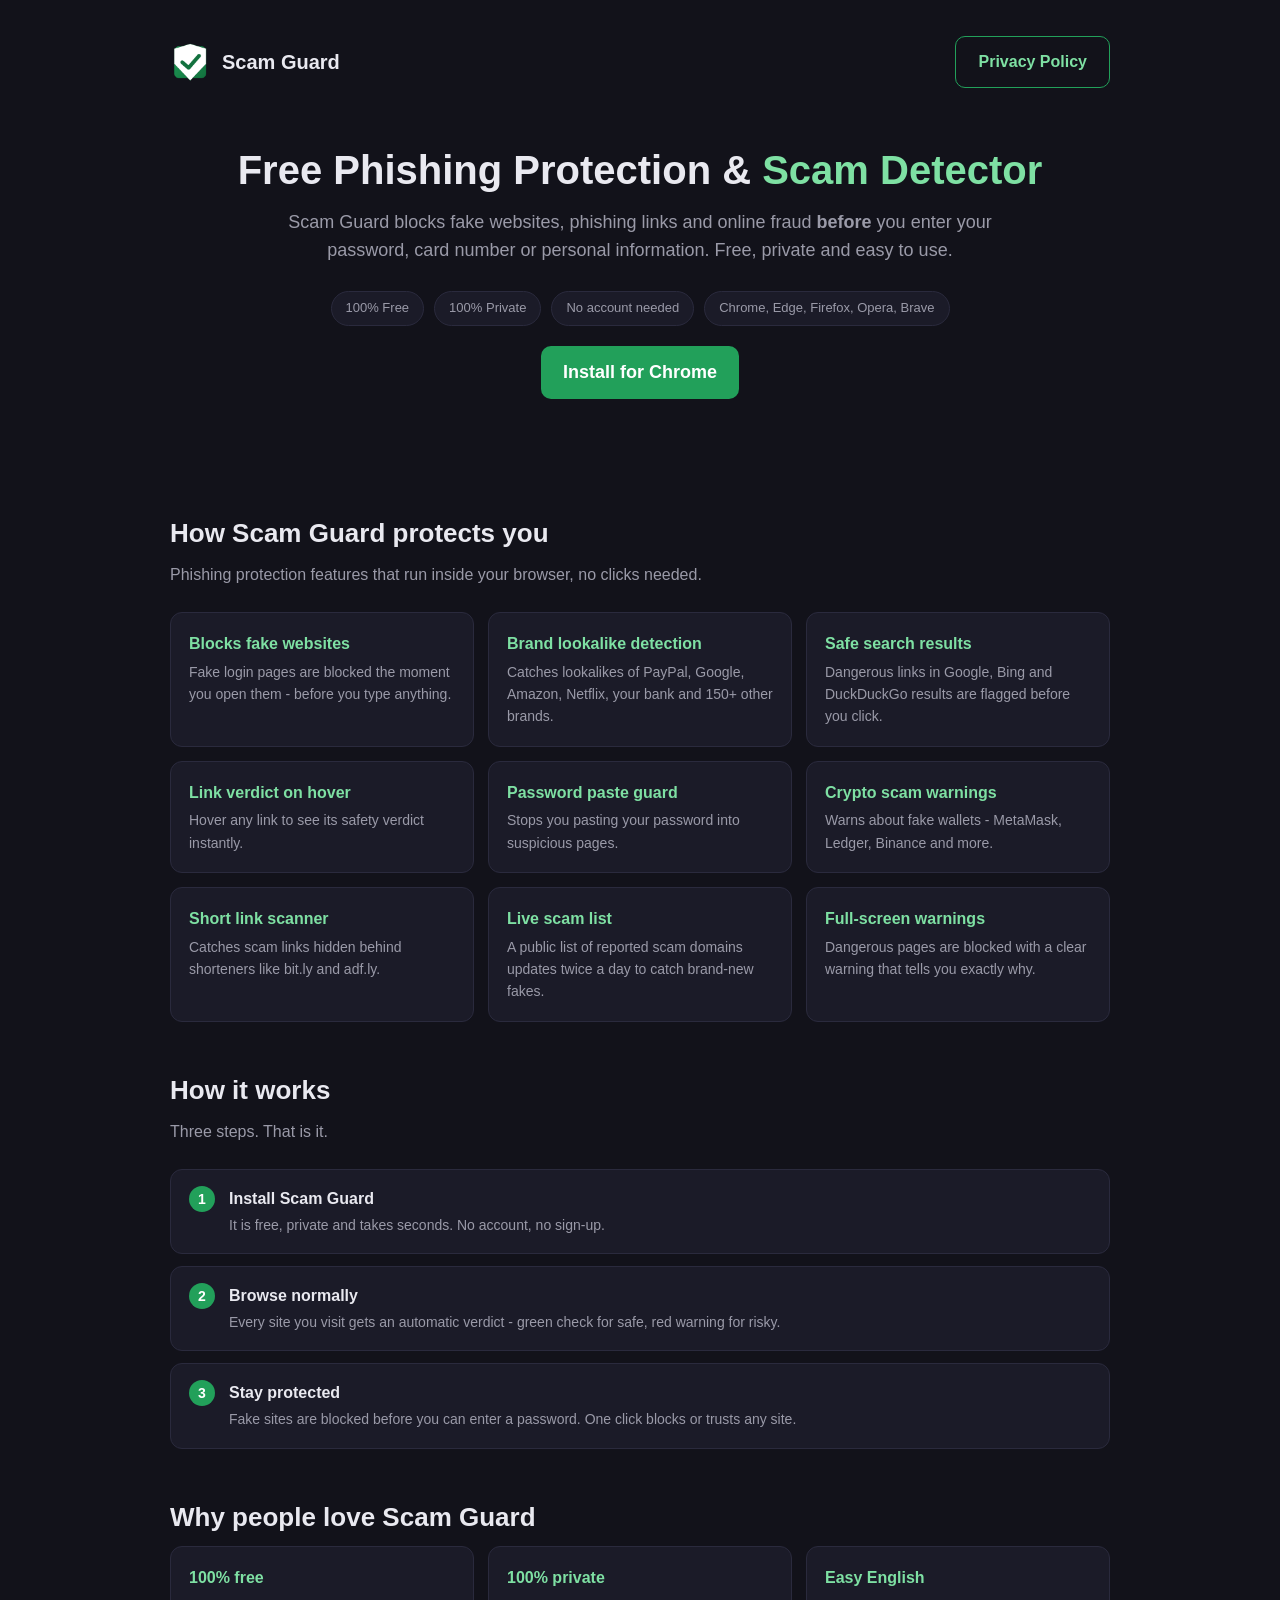
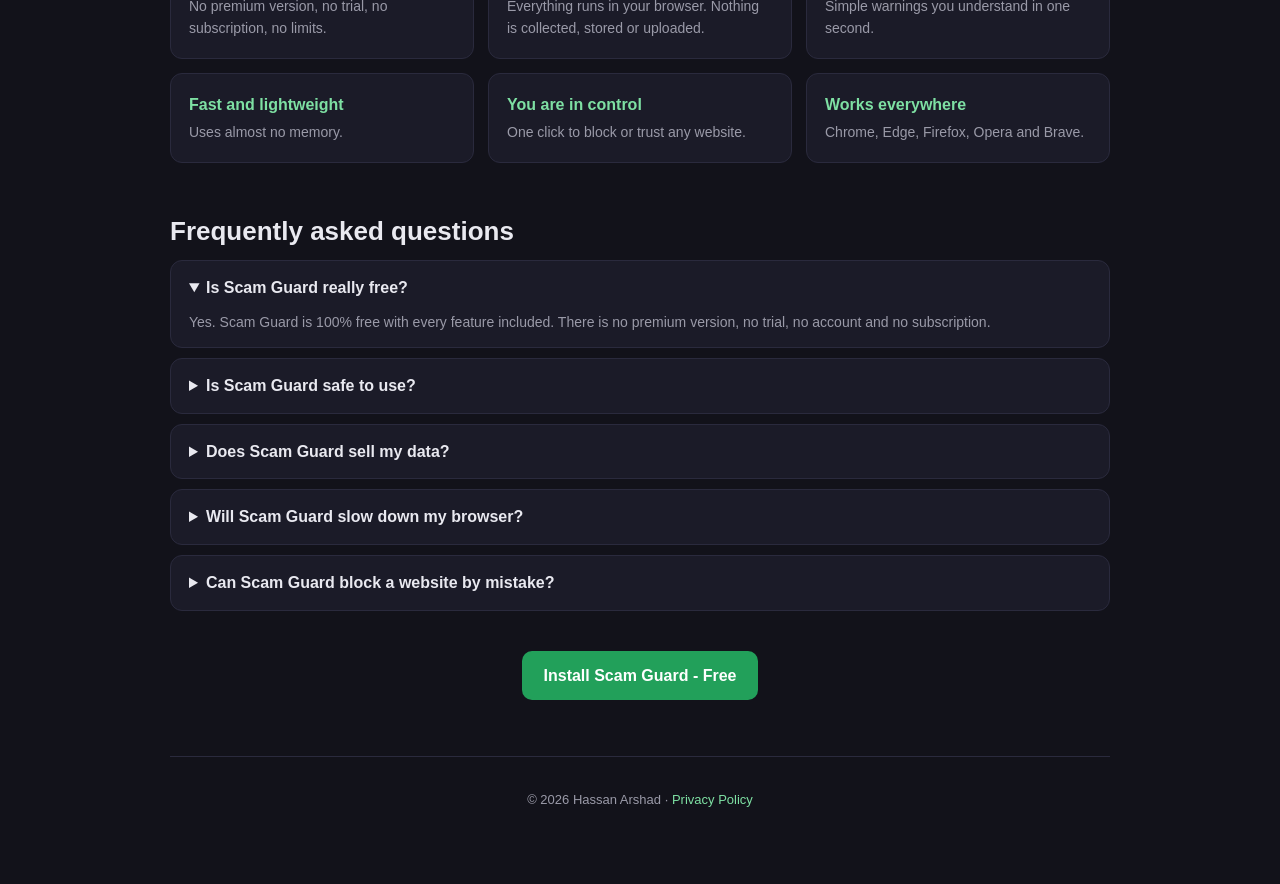
<file: index.html>
<!DOCTYPE html>
<html lang="en">
<head>
  <meta charset="UTF-8">
  <meta name="viewport" content="width=device-width, initial-scale=1.0">
  <title>Scam Guard - Free Phishing Protection &amp; Scam Detector for Chrome</title>
  <meta name="description" content="Free phishing protection and scam detector extension. Blocks fake websites, phishing links and online fraud before you enter your password. Private, free and easy to use for Chrome, Edge, Firefox and Opera.">
  <meta name="keywords" content="phishing protection, scam detector, fake website checker, phishing website checker, safe browsing, online fraud protection, suspicious link checker, internet security, scam website warning, website safety checker, password security, phishing extension, anti phishing, crypto scam protection">
  <meta name="author" content="Hassan Arshad">
  <meta name="robots" content="index, follow">
  <meta name="google-site-verification" content="NKh8FHAgc4MOT7Eia4ey7fFEWVFZRtJCaR4Xmxf_S6w" />
  <link rel="canonical" href="https://hassanarshad115.github.io/scam-guard/">
  <meta property="og:type" content="website">
  <meta property="og:title" content="Scam Guard - Free Phishing Protection &amp; Scam Detector">
  <meta property="og:description" content="Blocks fake websites, phishing links and online fraud before you enter your password. Free, private and easy to use.">
  <meta property="og:url" content="https://hassanarshad115.github.io/scam-guard/">
  <meta property="og:image" content="https://hassanarshad115.github.io/scam-guard/assets/store/promo-440x280.png">
  <meta name="twitter:card" content="summary_large_image">
  <meta name="twitter:title" content="Scam Guard - Free Phishing Protection &amp; Scam Detector">
  <meta name="twitter:description" content="Blocks fake websites, phishing links and online fraud before you enter your password. Free, private and easy to use.">
  <meta name="twitter:image" content="https://hassanarshad115.github.io/scam-guard/assets/store/promo-440x280.png">
  <script type="application/ld+json">
  {
    "@context": "https://schema.org",
    "@type": "SoftwareApplication",
    "name": "Scam Guard - Phishing & Fake Website Detector",
    "applicationCategory": "SecurityApplication",
    "operatingSystem": "Chrome, Edge, Firefox, Opera, Brave",
    "url": "https://hassanarshad115.github.io/scam-guard/",
    "description": "Free phishing protection and scam detector. Blocks fake websites, dangerous links and online fraud before you enter your password, card number or personal information.",
    "offers": { "@type": "Offer", "price": "0", "priceCurrency": "USD" },
    "author": { "@type": "Person", "name": "Hassan Arshad" }
  }
  </script>
  <script type="application/ld+json">
  {
    "@context": "https://schema.org",
    "@type": "FAQPage",
    "mainEntity": [
      {
        "@type": "Question",
        "name": "Is Scam Guard really free?",
        "acceptedAnswer": { "@type": "Answer", "text": "Yes. Scam Guard is 100% free with every feature included. There is no premium version, no trial, no account and no subscription." }
      },
      {
        "@type": "Question",
        "name": "Is Scam Guard safe to use?",
        "acceptedAnswer": { "@type": "Answer", "text": "Yes. Scam Guard never collects or uploads your data. Detection runs inside your browser and reads page links, forms and input fields locally. The only download is a public list of reported scam domains - nothing personal is ever sent, and you can turn the download off in settings." }
      },
      {
        "@type": "Question",
        "name": "Does Scam Guard sell my data?",
        "acceptedAnswer": { "@type": "Answer", "text": "No. There is no analytics, no trackers, no ad network and no data broker anywhere in the extension." }
      },
      {
        "@type": "Question",
        "name": "Will Scam Guard slow down my browser?",
        "acceptedAnswer": { "@type": "Answer", "text": "No. Scam Guard is lightweight and uses almost no memory." }
      },
      {
        "@type": "Question",
        "name": "Can Scam Guard block a website by mistake?",
        "acceptedAnswer": { "@type": "Answer", "text": "If a safe website is ever flagged, one click adds it to your Trusted Sites list and it will never be warned about again." }
      }
    ]
  }
  </script>
  <style>
    :root { --bg: #12121a; --card: #1b1b28; --line: #2a2a3d; --green: #7ee0a3; --green-d: #22a05a; --text: #e9e9f0; --muted: #9a9aa8; }
    * { box-sizing: border-box; }
    body { margin: 0; background: var(--bg); color: var(--text); font-family: -apple-system, BlinkMacSystemFont, "Segoe UI", Roboto, Arial, sans-serif; -webkit-font-smoothing: antialiased; line-height: 1.6; }
    .wrap { max-width: 980px; margin: 0 auto; padding: 24px 20px 60px; }
    header { display: flex; align-items: center; justify-content: space-between; gap: 16px; padding: 12px 0 28px; flex-wrap: wrap; }
    .logo { display: flex; align-items: center; gap: 12px; font-size: 20px; font-weight: 700; }
    .logo img { width: 40px; height: 40px; border-radius: 8px; }
    .cta { display: inline-block; background: var(--green-d); color: #fff; text-decoration: none; font-weight: 600; padding: 12px 22px; border-radius: 10px; }
    .cta:hover { filter: brightness(1.15); }
    .cta.ghost { background: transparent; border: 1px solid var(--green-d); color: var(--green); }
    .hero { text-align: center; padding: 30px 0 40px; }
    .hero h1 { font-size: 40px; line-height: 1.2; margin: 0 0 14px; }
    .hero h1 span { color: var(--green); }
    .hero p { font-size: 18px; color: var(--muted); max-width: 720px; margin: 0 auto 26px; }
    .badges { display: flex; gap: 10px; justify-content: center; flex-wrap: wrap; margin-bottom: 10px; }
    .badge { background: var(--card); border: 1px solid var(--line); border-radius: 20px; padding: 6px 14px; font-size: 13px; color: var(--muted); }
    h2 { font-size: 26px; margin: 48px 0 8px; }
    .sub { color: var(--muted); margin: 0 0 24px; }
    .grid { display: grid; grid-template-columns: repeat(auto-fit, minmax(280px, 1fr)); gap: 14px; }
    .card { background: var(--card); border: 1px solid var(--line); border-radius: 12px; padding: 18px; }
    .card strong { color: var(--green); display: block; margin-bottom: 4px; }
    .card p { margin: 0; font-size: 14px; color: var(--muted); }
    .steps { counter-reset: step; list-style: none; padding: 0; margin: 0; }
    .steps li { background: var(--card); border: 1px solid var(--line); border-radius: 12px; padding: 16px 18px 16px 58px; position: relative; margin-bottom: 12px; }
    .steps li::before { counter-increment: step; content: counter(step); position: absolute; left: 18px; top: 16px; width: 26px; height: 26px; background: var(--green-d); color: #fff; border-radius: 50%; display: flex; align-items: center; justify-content: center; font-weight: 700; font-size: 14px; }
    .steps li strong { display: block; }
    .steps li span { color: var(--muted); font-size: 14px; }
    .faq details { background: var(--card); border: 1px solid var(--line); border-radius: 12px; padding: 14px 18px; margin-bottom: 10px; }
    .faq summary { font-weight: 600; cursor: pointer; }
    .faq p { color: var(--muted); font-size: 14px; margin: 10px 0 0; }
    footer { margin-top: 56px; padding-top: 20px; border-top: 1px solid var(--line); text-align: center; color: var(--muted); font-size: 13px; }
    footer a { color: var(--green); text-decoration: none; }
    @media (max-width: 600px) { .hero h1 { font-size: 30px; } }
  </style>
</head>
<body>
  <div class="wrap">
    <header>
      <div class="logo">
        <img src="assets/icons/icon128.png" alt="Scam Guard shield logo">
        Scam Guard
      </div>
      <div>
        <a class="cta ghost" href="guides/listing-pack/privacy-policy.html">Privacy Policy</a>
      </div>
    </header>

    <section class="hero">
      <h1>Free Phishing Protection &amp; <span>Scam Detector</span></h1>
      <p>Scam Guard blocks fake websites, phishing links and online fraud <strong>before</strong> you enter your password, card number or personal information. Free, private and easy to use.</p>
      <div class="badges">
        <span class="badge">100% Free</span>
        <span class="badge">100% Private</span>
        <span class="badge">No account needed</span>
        <span class="badge">Chrome, Edge, Firefox, Opera, Brave</span>
      </div>
      <!-- Store links: fill after each listing is approved and live -->
      <p style="margin-top:20px">
        <a class="cta" href="https://chrome.google.com/webstore/search/scam%20guard">Install for Chrome</a>
      </p>
    </section>

    <h2>How Scam Guard protects you</h2>
    <p class="sub">Phishing protection features that run inside your browser, no clicks needed.</p>
    <div class="grid">
      <div class="card"><strong>Blocks fake websites</strong><p>Fake login pages are blocked the moment you open them - before you type anything.</p></div>
      <div class="card"><strong>Brand lookalike detection</strong><p>Catches lookalikes of PayPal, Google, Amazon, Netflix, your bank and 150+ other brands.</p></div>
      <div class="card"><strong>Safe search results</strong><p>Dangerous links in Google, Bing and DuckDuckGo results are flagged before you click.</p></div>
      <div class="card"><strong>Link verdict on hover</strong><p>Hover any link to see its safety verdict instantly.</p></div>
      <div class="card"><strong>Password paste guard</strong><p>Stops you pasting your password into suspicious pages.</p></div>
      <div class="card"><strong>Crypto scam warnings</strong><p>Warns about fake wallets - MetaMask, Ledger, Binance and more.</p></div>
      <div class="card"><strong>Short link scanner</strong><p>Catches scam links hidden behind shorteners like bit.ly and adf.ly.</p></div>
      <div class="card"><strong>Live scam list</strong><p>A public list of reported scam domains updates twice a day to catch brand-new fakes.</p></div>
      <div class="card"><strong>Full-screen warnings</strong><p>Dangerous pages are blocked with a clear warning that tells you exactly why.</p></div>
    </div>

    <h2>How it works</h2>
    <p class="sub">Three steps. That is it.</p>
    <ol class="steps">
      <li><strong>Install Scam Guard</strong><span>It is free, private and takes seconds. No account, no sign-up.</span></li>
      <li><strong>Browse normally</strong><span>Every site you visit gets an automatic verdict - green check for safe, red warning for risky.</span></li>
      <li><strong>Stay protected</strong><span>Fake sites are blocked before you can enter a password. One click blocks or trusts any site.</span></li>
    </ol>

    <h2>Why people love Scam Guard</h2>
    <div class="grid">
      <div class="card"><strong>100% free</strong><p>No premium version, no trial, no subscription, no limits.</p></div>
      <div class="card"><strong>100% private</strong><p>Everything runs in your browser. Nothing is collected, stored or uploaded.</p></div>
      <div class="card"><strong>Easy English</strong><p>Simple warnings you understand in one second.</p></div>
      <div class="card"><strong>Fast and lightweight</strong><p>Uses almost no memory.</p></div>
      <div class="card"><strong>You are in control</strong><p>One click to block or trust any website.</p></div>
      <div class="card"><strong>Works everywhere</strong><p>Chrome, Edge, Firefox, Opera and Brave.</p></div>
    </div>

    <h2>Frequently asked questions</h2>
    <div class="faq">
      <details open>
        <summary>Is Scam Guard really free?</summary>
        <p>Yes. Scam Guard is 100% free with every feature included. There is no premium version, no trial, no account and no subscription.</p>
      </details>
      <details>
        <summary>Is Scam Guard safe to use?</summary>
        <p>Yes. Scam Guard never collects or uploads your data. Detection runs inside your browser and reads page links, forms and input fields locally. The only download is a public list of reported scam domains - nothing personal is ever sent, and you can turn the download off in settings.</p>
      </details>
      <details>
        <summary>Does Scam Guard sell my data?</summary>
        <p>No. There is no analytics, no trackers, no ad network and no data broker anywhere in the extension.</p>
      </details>
      <details>
        <summary>Will Scam Guard slow down my browser?</summary>
        <p>No. Scam Guard is lightweight and uses almost no memory.</p>
      </details>
      <details>
        <summary>Can Scam Guard block a website by mistake?</summary>
        <p>If a safe website is ever flagged, one click adds it to your Trusted Sites list and it will never be warned about again.</p>
      </details>
    </div>

    <p style="text-align:center; margin-top:40px">
      <a class="cta" href="https://chrome.google.com/webstore/search/scam%20guard">Install Scam Guard - Free</a>
    </p>

    <footer>
      <p>&copy; 2026 Hassan Arshad &middot; <a href="guides/listing-pack/privacy-policy.html">Privacy Policy</a></p>
    </footer>
  </div>
</body>
</html>
</file>
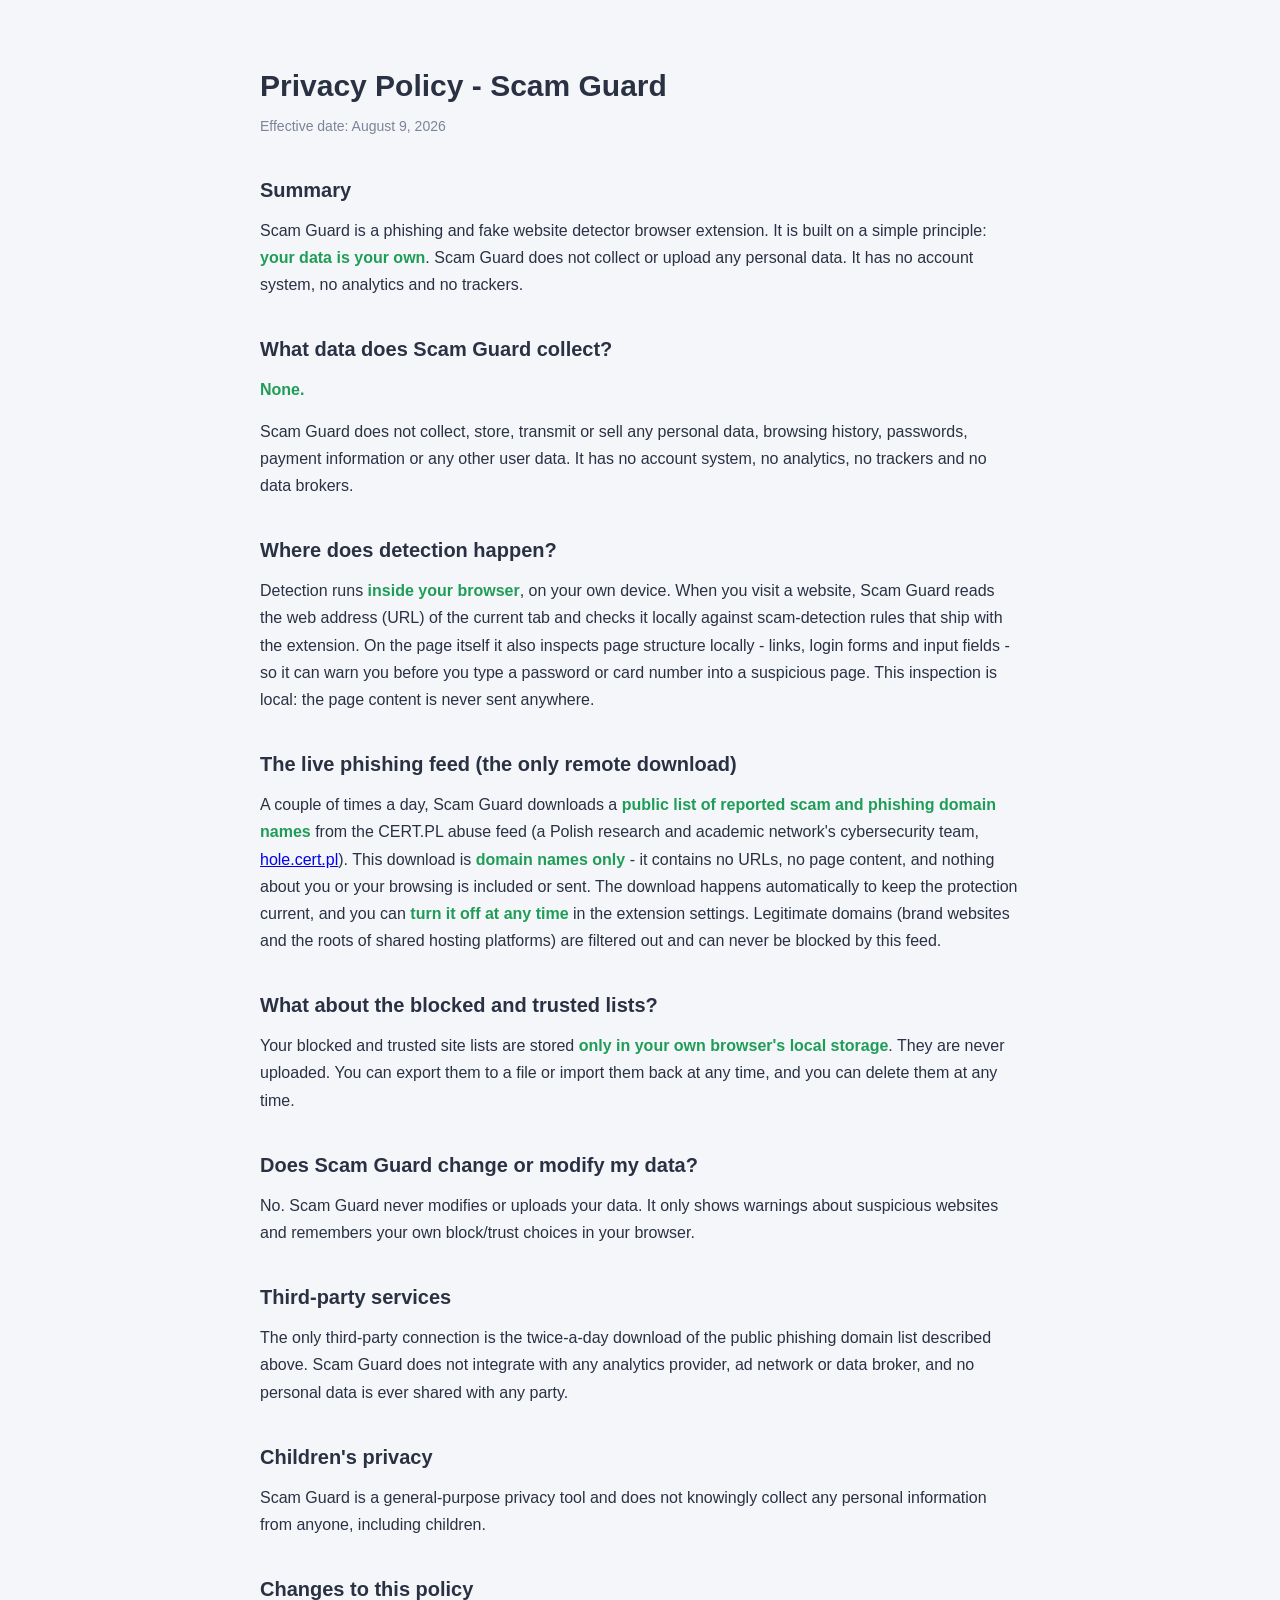
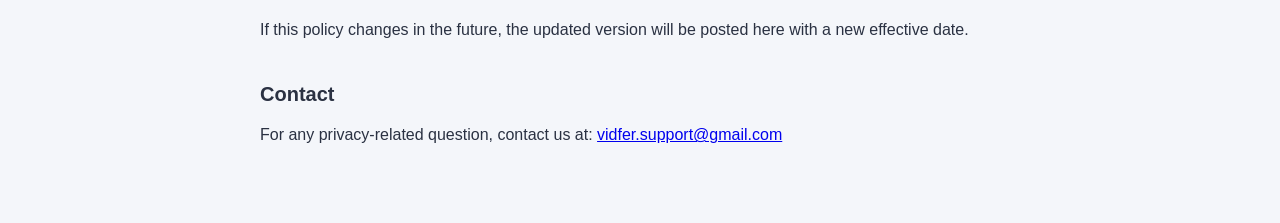
<file: guides/listing-pack/privacy-policy.html>
<!DOCTYPE html>
<html lang="en">
<head>
  <meta charset="UTF-8">
  <meta name="viewport" content="width=device-width, initial-scale=1.0">
  <title>Privacy Policy - Scam Guard</title>
  <style>
    body {
      margin: 0;
      padding: 0;
      font-family: -apple-system, BlinkMacSystemFont, "Segoe UI", Roboto, Arial, sans-serif;
      background: #f4f6fa;
      color: #2a3142;
      line-height: 1.7;
    }
    .container {
      max-width: 760px;
      margin: 0 auto;
      padding: 40px 24px 60px;
    }
    h1 {
      font-size: 30px;
      margin-bottom: 4px;
    }
    .date {
      color: #7c8498;
      font-size: 14px;
      margin-bottom: 28px;
    }
    h2 {
      font-size: 20px;
      margin-top: 34px;
      margin-bottom: 10px;
    }
    p { margin: 0 0 14px; }
    strong { color: #1f9d57; }
    .footer {
      margin-top: 40px;
      padding-top: 18px;
      border-top: 1px solid #dde2ec;
      color: #7c8498;
      font-size: 14px;
    }
  </style>
</head>
<body>
  <div class="container">
    <h1>Privacy Policy - Scam Guard</h1>
    <div class="date">Effective date: August 9, 2026</div>

    <h2>Summary</h2>
    <p>Scam Guard is a phishing and fake website detector browser extension. It is
      built on a simple principle: <strong>your data is your own</strong>. Scam Guard
      does not collect or upload any personal data. It has no account system, no
      analytics and no trackers.</p>

    <h2>What data does Scam Guard collect?</h2>
    <p><strong>None.</strong></p>
    <p>Scam Guard does not collect, store, transmit or sell any personal data,
      browsing history, passwords, payment information or any other user data. It has
      no account system, no analytics, no trackers and no data brokers.</p>

    <h2>Where does detection happen?</h2>
    <p>Detection runs <strong>inside your browser</strong>, on your own device. When
      you visit a website, Scam Guard reads the web address (URL) of the current tab
      and checks it locally against scam-detection rules that ship with the
      extension. On the page itself it also inspects page structure locally - links,
      login forms and input fields - so it can warn you before you type a password or
      card number into a suspicious page. This inspection is local: the page content
      is never sent anywhere.</p>

    <h2>The live phishing feed (the only remote download)</h2>
    <p>A couple of times a day, Scam Guard downloads a <strong>public list of
      reported scam and phishing domain names</strong> from the CERT.PL abuse feed
      (a Polish research and academic network's cybersecurity team,
      <a href="https://hole.cert.pl">hole.cert.pl</a>). This download is
      <strong>domain names only</strong> - it contains no URLs, no page content, and
      nothing about you or your browsing is included or sent. The download happens
      automatically to keep the protection current, and you can <strong>turn it off
      at any time</strong> in the extension settings. Legitimate domains (brand
      websites and the roots of shared hosting platforms) are filtered out and can
      never be blocked by this feed.</p>

    <h2>What about the blocked and trusted lists?</h2>
    <p>Your blocked and trusted site lists are stored <strong>only in your own
      browser's local storage</strong>. They are never uploaded. You can export them
      to a file or import them back at any time, and you can delete them at any time.</p>

    <h2>Does Scam Guard change or modify my data?</h2>
    <p>No. Scam Guard never modifies or uploads your data. It only shows warnings
      about suspicious websites and remembers your own block/trust choices in your
      browser.</p>

    <h2>Third-party services</h2>
    <p>The only third-party connection is the twice-a-day download of the public
      phishing domain list described above. Scam Guard does not integrate with any
      analytics provider, ad network or data broker, and no personal data is ever
      shared with any party.</p>

    <h2>Children's privacy</h2>
    <p>Scam Guard is a general-purpose privacy tool and does not knowingly collect
      any personal information from anyone, including children.</p>

    <h2>Changes to this policy</h2>
    <p>If this policy changes in the future, the updated version will be posted here
      with a new effective date.</p>

    <h2>Contact</h2>
    <p>For any privacy-related question, contact us at:
      <a href="mailto:vidfer.support@gmail.com">vidfer.support@gmail.com</a></p>
  </div>
</body>
</html>
</file>
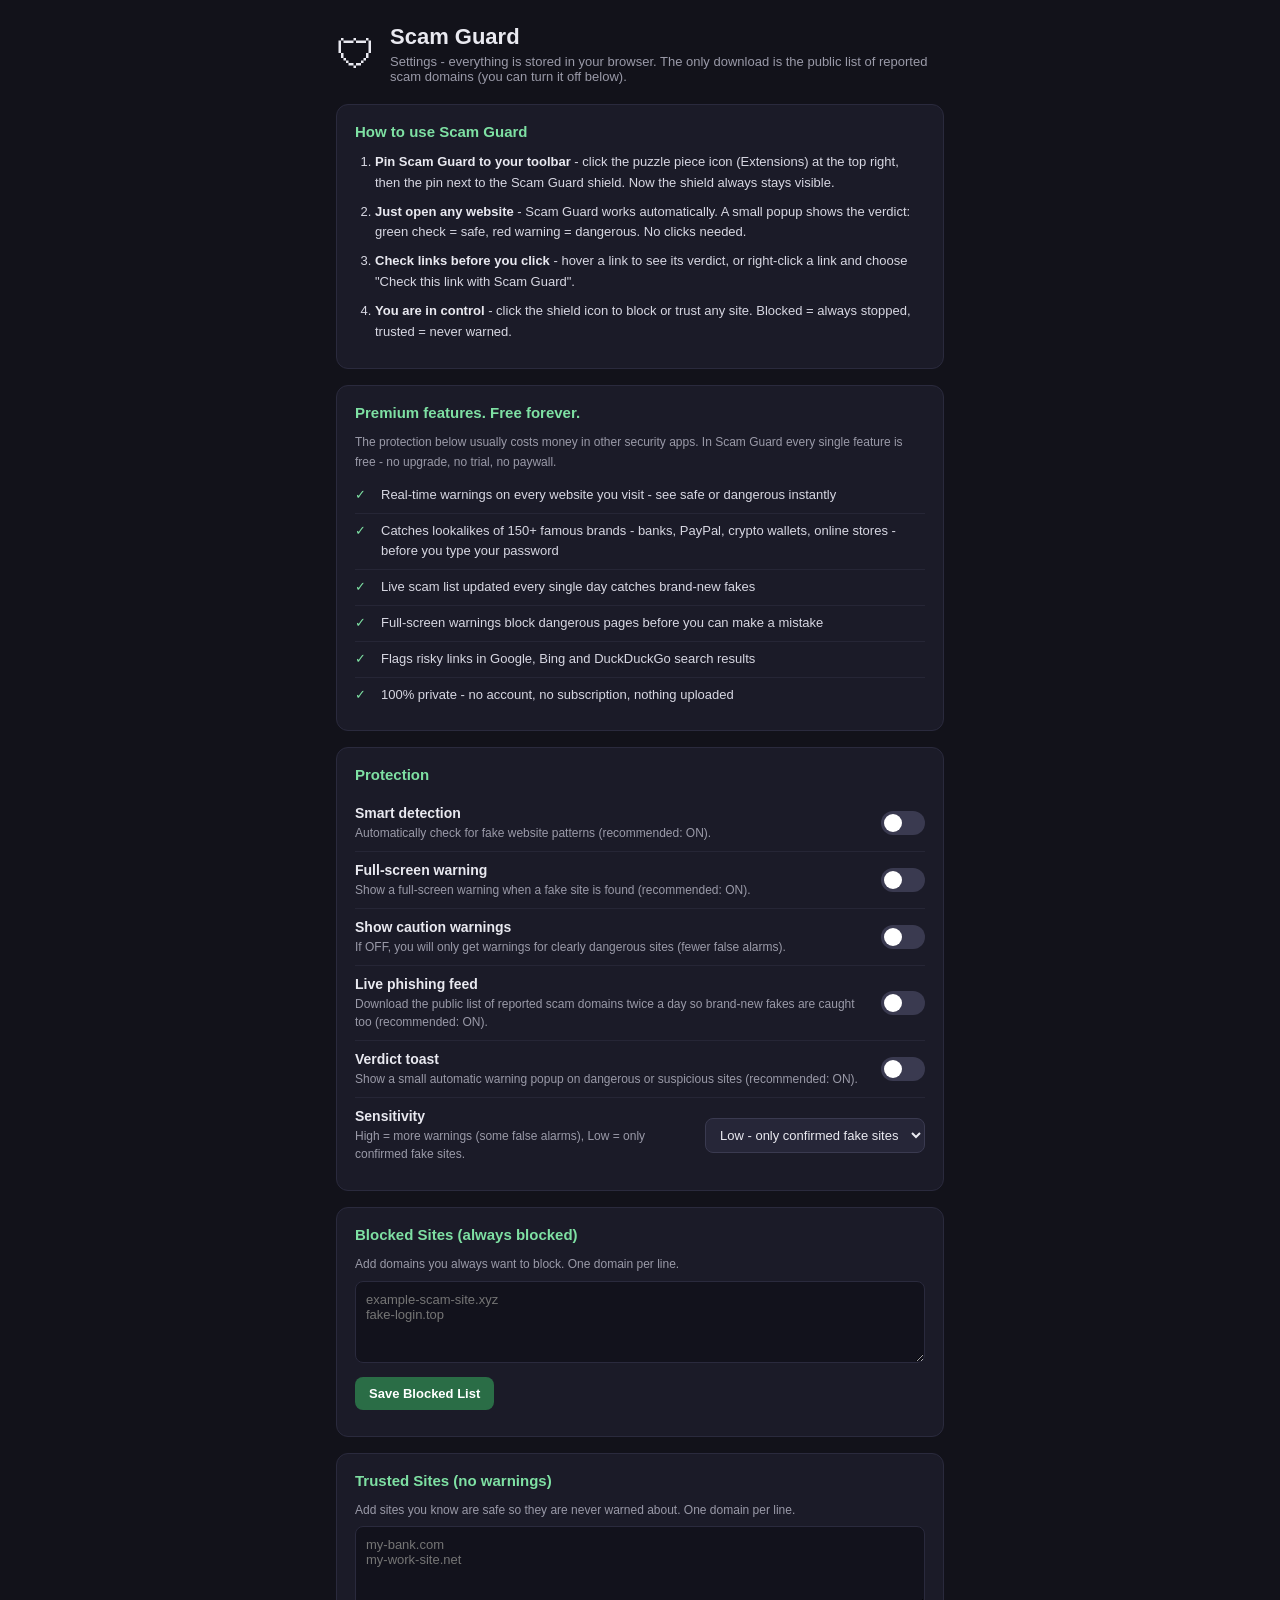
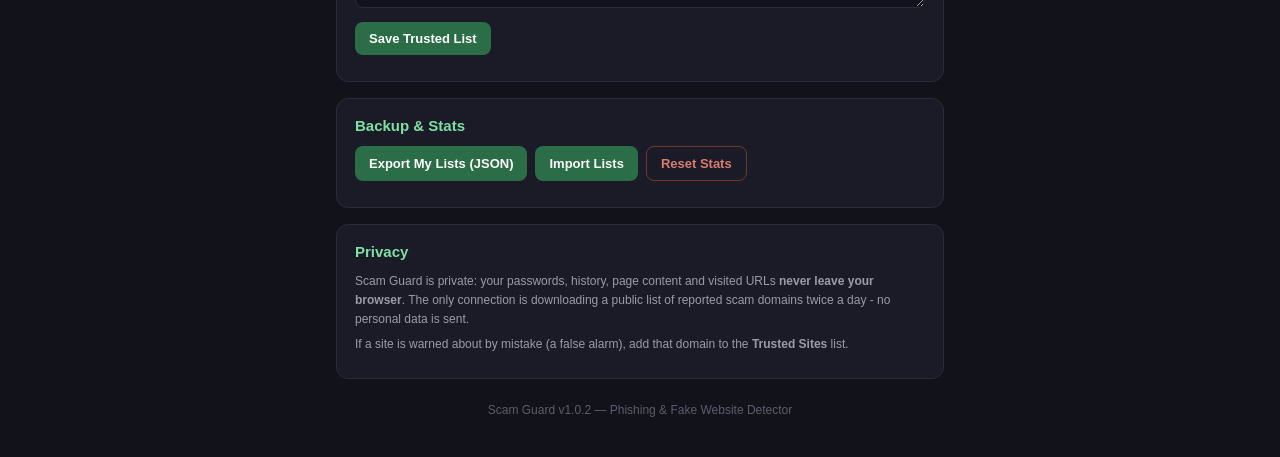
<file: src/options/options.html>
<!DOCTYPE html>
<html lang="en">
<head>
  <meta charset="UTF-8">
  <meta name="viewport" content="width=device-width, initial-scale=1.0">
  <title>Scam Guard - Settings</title>
  <link rel="stylesheet" href="options.css">
</head>
<body>
  <div class="sg-wrap">
    <header class="sg-head">
      <span class="sg-logo">&#128737;</span>
      <div>
        <h1>Scam Guard</h1>
        <p>Settings - everything is stored in your browser. The only download is the public list of reported scam domains (you can turn it off below).</p>
      </div>
    </header>

    <section class="sg-card">
      <h2>How to use Scam Guard</h2>
      <ol class="sg-steps">
        <li><strong>Pin Scam Guard to your toolbar</strong> - click the puzzle piece icon (Extensions) at the top right, then the pin next to the Scam Guard shield. Now the shield always stays visible.</li>
        <li><strong>Just open any website</strong> - Scam Guard works automatically. A small popup shows the verdict: green check = safe, red warning = dangerous. No clicks needed.</li>
        <li><strong>Check links before you click</strong> - hover a link to see its verdict, or right-click a link and choose "Check this link with Scam Guard".</li>
        <li><strong>You are in control</strong> - click the shield icon to block or trust any site. Blocked = always stopped, trusted = never warned.</li>
      </ol>
    </section>

    <section class="sg-card">
      <h2>Premium features. Free forever.</h2>
      <p class="sg-hint">The protection below usually costs money in other security apps. In Scam Guard every single feature is free - no upgrade, no trial, no paywall.</p>
      <ul class="sg-free-list">
        <li>Real-time warnings on every website you visit - see safe or dangerous instantly</li>
        <li>Catches lookalikes of 150+ famous brands - banks, PayPal, crypto wallets, online stores - before you type your password</li>
        <li>Live scam list updated every single day catches brand-new fakes</li>
        <li>Full-screen warnings block dangerous pages before you can make a mistake</li>
        <li>Flags risky links in Google, Bing and DuckDuckGo search results</li>
        <li>100% private - no account, no subscription, nothing uploaded</li>
      </ul>
    </section>

    <section class="sg-card">
      <h2>Protection</h2>

      <div class="sg-row">
        <div>
          <strong>Smart detection</strong>
          <span>Automatically check for fake website patterns (recommended: ON).</span>
        </div>
        <label class="sg-switch">
          <input type="checkbox" id="set-heuristics">
          <span></span>
        </label>
      </div>

      <div class="sg-row">
        <div>
          <strong>Full-screen warning</strong>
          <span>Show a full-screen warning when a fake site is found (recommended: ON).</span>
        </div>
        <label class="sg-switch">
          <input type="checkbox" id="set-overlay">
          <span></span>
        </label>
      </div>

      <div class="sg-row">
        <div>
          <strong>Show caution warnings</strong>
          <span>If OFF, you will only get warnings for clearly dangerous sites (fewer false alarms).</span>
        </div>
        <label class="sg-switch">
          <input type="checkbox" id="set-caution">
          <span></span>
        </label>
      </div>

      <div class="sg-row">
        <div>
          <strong>Live phishing feed</strong>
          <span>Download the public list of reported scam domains twice a day so brand-new fakes are caught too (recommended: ON).</span>
        </div>
        <label class="sg-switch">
          <input type="checkbox" id="set-livefeed">
          <span></span>
        </label>
      </div>

      <div class="sg-row">
        <div>
          <strong>Verdict toast</strong>
          <span>Show a small automatic warning popup on dangerous or suspicious sites (recommended: ON).</span>
        </div>
        <label class="sg-switch">
          <input type="checkbox" id="set-toasts">
          <span></span>
        </label>
      </div>

      <div class="sg-row">
        <div>
          <strong>Sensitivity</strong>
          <span>High = more warnings (some false alarms), Low = only confirmed fake sites.</span>
        </div>
        <select id="set-sensitivity" class="sg-select">
          <option value="low">Low - only confirmed fake sites</option>
          <option value="medium">Medium - balanced (recommended)</option>
          <option value="high">High - maximum protection</option>
        </select>
      </div>
    </section>

    <section class="sg-card">
      <h2>Blocked Sites (always blocked)</h2>
      <p class="sg-hint">Add domains you always want to block. One domain per line.</p>
      <textarea id="blocked-list" class="sg-textarea" rows="4" placeholder="example-scam-site.xyz&#10;fake-login.top"></textarea>
      <div class="sg-actions">
        <button class="sg-btn" id="save-blocked">Save Blocked List</button>
      </div>
      <p class="sg-msg" id="blocked-msg"></p>
    </section>

    <section class="sg-card">
      <h2>Trusted Sites (no warnings)</h2>
      <p class="sg-hint">Add sites you know are safe so they are never warned about. One domain per line.</p>
      <textarea id="allowed-list" class="sg-textarea" rows="4" placeholder="my-bank.com&#10;my-work-site.net"></textarea>
      <div class="sg-actions">
        <button class="sg-btn" id="save-allowed">Save Trusted List</button>
      </div>
      <p class="sg-msg" id="allowed-msg"></p>
    </section>

    <section class="sg-card">
      <h2>Backup &amp; Stats</h2>
      <div class="sg-actions sg-wrap-buttons">
        <button class="sg-btn" id="export-list">Export My Lists (JSON)</button>
        <button class="sg-btn" id="import-list">Import Lists</button>
        <button class="sg-btn sg-btn-danger" id="reset-stats">Reset Stats</button>
      </div>
      <input type="file" id="import-file" accept=".json" hidden>
      <p class="sg-msg" id="data-msg"></p>
      <p class="sg-hint" id="stats-text"></p>
    </section>

    <section class="sg-card">
      <h2>Privacy</h2>
      <p class="sg-hint">
        Scam Guard is private: your passwords, history, page content and visited URLs
        <strong>never leave your browser</strong>. The only connection is downloading
        a public list of reported scam domains twice a day - no personal data is sent.
      </p>
      <p class="sg-hint">
        If a site is warned about by mistake (a false alarm), add that domain to the
        <strong>Trusted Sites</strong> list.
      </p>
    </section>

    <footer class="sg-foot">
      Scam Guard v1.0.2 &mdash; Phishing &amp; Fake Website Detector
    </footer>
  </div>
  <script src="options.js"></script>
</body>
</html>
</file>
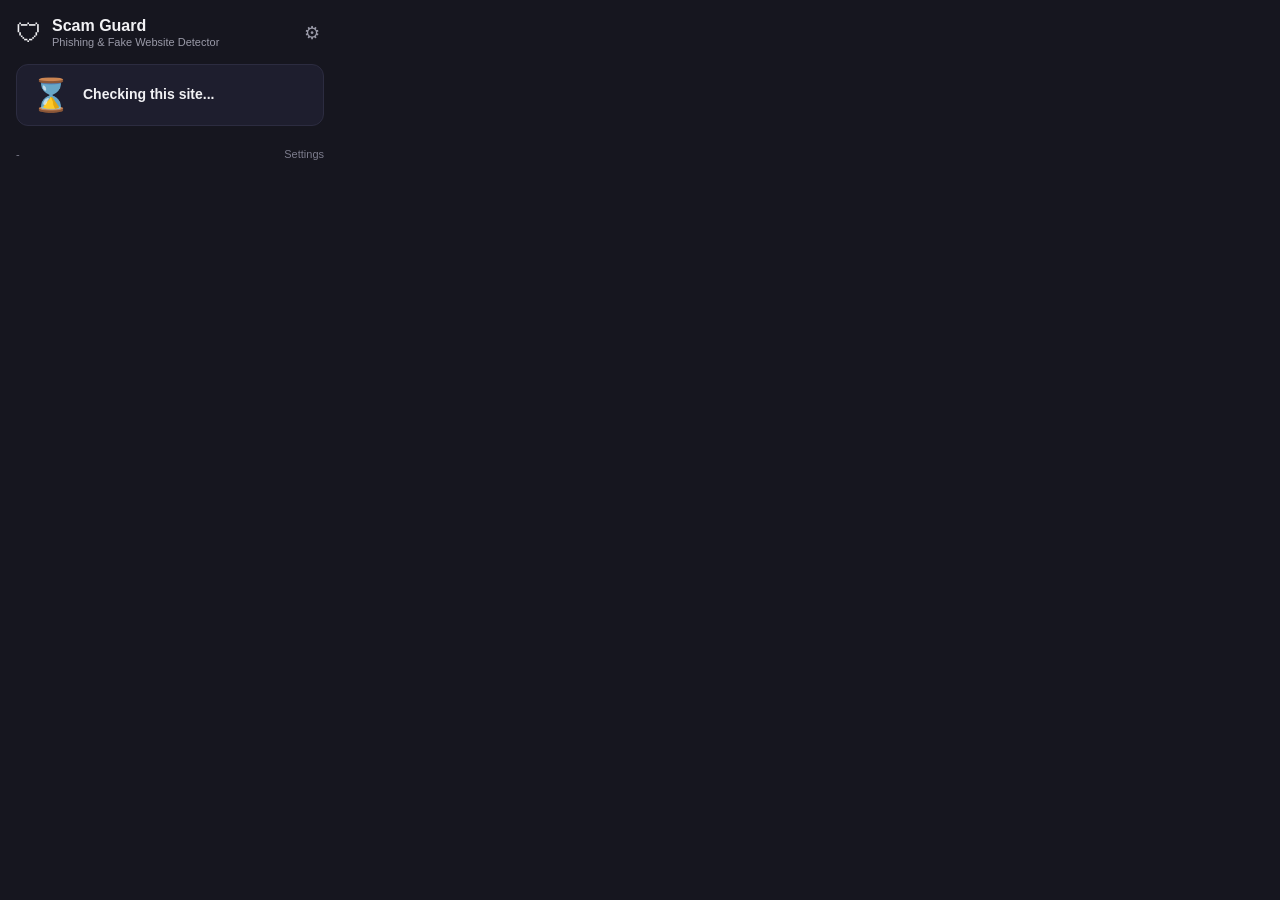
<file: src/popup/popup.html>
<!DOCTYPE html>
<html lang="en">
<head>
  <meta charset="UTF-8">
  <meta name="viewport" content="width=device-width, initial-scale=1.0">
  <title>Scam Guard</title>
  <link rel="stylesheet" href="popup.css">
</head>
<body>
  <div class="sg-app">
    <header class="sg-header">
      <span class="sg-logo">&#128737;</span>
      <div class="sg-title">
        <strong>Scam Guard</strong>
        <span class="sg-subtitle">Phishing &amp; Fake Website Detector</span>
      </div>
      <button class="sg-gear" id="sg-options" title="Open settings" aria-label="Open settings">&#9881;</button>
    </header>

    <div class="sg-status" id="sg-status">
      <div class="sg-status-icon" id="sg-status-icon">&#8987;</div>
      <div class="sg-status-text" id="sg-status-text">Checking this site...</div>
    </div>

    <div class="sg-host" id="sg-host"></div>

    <ul class="sg-reasons" id="sg-reasons" hidden></ul>

    <div class="sg-actions">
      <button class="sg-btn sg-btn-danger" id="sg-block" hidden>Block this site</button>
      <button class="sg-btn sg-btn-ok" id="sg-allow" hidden>Trust this site</button>
      <button class="sg-btn" id="sg-report" hidden>Report this site</button>
    </div>

    <footer class="sg-footer">
      <span id="sg-stats">-</span>
      <a href="#" id="sg-more">Settings</a>
    </footer>
  </div>
  <script src="popup.js"></script>
</body>
</html>
</file>
<file: src/options/options.css>
body {
  margin: 0;
  background: #12121a;
  color: #e9e9f0;
  font-family: -apple-system, BlinkMacSystemFont, "Segoe UI", Roboto, Arial, sans-serif;
  -webkit-font-smoothing: antialiased;
}

.sg-wrap {
  max-width: 640px;
  margin: 0 auto;
  padding: 24px 16px 40px;
  box-sizing: border-box;
}

.sg-head {
  display: flex;
  align-items: center;
  gap: 14px;
  margin-bottom: 20px;
}

.sg-logo {
  font-size: 40px;
  line-height: 1;
}

.sg-head h1 {
  margin: 0;
  font-size: 22px;
}

.sg-head p {
  margin: 4px 0 0;
  color: #9a9aa8;
  font-size: 13px;
}

.sg-card {
  background: #1b1b28;
  border: 1px solid #2a2a3d;
  border-radius: 12px;
  padding: 18px;
  margin-bottom: 16px;
}

.sg-card h2 {
  margin: 0 0 12px;
  font-size: 15px;
  color: #7ee0a3;
}

.sg-row {
  display: flex;
  align-items: center;
  justify-content: space-between;
  gap: 14px;
  padding: 10px 0;
  border-bottom: 1px solid #262636;
}

.sg-row:last-child { border-bottom: none; }

.sg-row strong {
  display: block;
  font-size: 14px;
  margin-bottom: 2px;
}

.sg-row span {
  font-size: 12px;
  color: #9a9aa8;
}

.sg-switch {
  position: relative;
  display: inline-block;
  width: 44px;
  height: 24px;
  flex-shrink: 0;
}

.sg-switch input {
  opacity: 0;
  width: 0;
  height: 0;
}

.sg-switch span {
  position: absolute;
  inset: 0;
  background: #3a3a50;
  border-radius: 24px;
  transition: background 0.15s ease;
  cursor: pointer;
}

.sg-switch span::before {
  content: "";
  position: absolute;
  width: 18px;
  height: 18px;
  left: 3px;
  top: 3px;
  background: #fff;
  border-radius: 50%;
  transition: transform 0.15s ease;
}

.sg-switch input:checked + span { background: #22a05a; }
.sg-switch input:checked + span::before { transform: translateX(20px); }

.sg-select {
  width: auto;
  max-width: 220px;
  background: #262638;
  color: #e9e9f0;
  border: 1px solid #3a3a50;
  border-radius: 8px;
  padding: 8px 10px;
  font-size: 13px;
}

.sg-textarea {
  width: 100%;
  box-sizing: border-box;
  background: #12121c;
  color: #e9e9f0;
  border: 1px solid #2a2a3d;
  border-radius: 8px;
  padding: 10px;
  font-family: inherit;
  font-size: 13px;
  resize: vertical;
}

.sg-hint {
  font-size: 12px;
  color: #9a9aa8;
  line-height: 1.6;
  margin: 6px 0;
}

.sg-actions {
  display: flex;
  gap: 8px;
  margin-top: 10px;
}

.sg-wrap-buttons { flex-wrap: wrap; }

.sg-btn {
  padding: 9px 14px;
  border-radius: 8px;
  border: none;
  cursor: pointer;
  font-size: 13px;
  font-weight: 600;
  background: #2a6d46;
  color: #fff;
  transition: filter 0.12s ease;
}

.sg-btn:hover { filter: brightness(1.15); }

.sg-btn-danger {
  background: transparent;
  color: #d97b6f;
  border: 1px solid #6d3530;
}

.sg-msg {
  font-size: 12px;
  color: #7ee0a3;
  margin: 8px 0 0;
  min-height: 0;
}

.sg-msg.error { color: #ff9b8f; }

.sg-steps {
  margin: 0;
  padding-left: 20px;
  font-size: 13px;
  line-height: 1.6;
  color: #d7d7e2;
}

.sg-steps li {
  margin-bottom: 8px;
}

.sg-steps strong {
  color: #e9e9f0;
}

.sg-free-list {
  margin: 0;
  padding: 0;
  list-style: none;
}

.sg-free-list li {
  font-size: 13px;
  line-height: 1.6;
  color: #d7d7e2;
  padding: 7px 0 7px 26px;
  position: relative;
  border-bottom: 1px solid #262636;
}

.sg-free-list li:last-child { border-bottom: none; }

.sg-free-list li::before {
  content: "\2713";
  position: absolute;
  left: 0;
  top: 7px;
  color: #7ee0a3;
  font-size: 13px;
}

.sg-foot {
  text-align: center;
  color: #5c5c6e;
  font-size: 12px;
  margin-top: 24px;
}
</file>
<file: src/popup/popup.css>
body {
  margin: 0;
  width: 340px;
  font-family: -apple-system, BlinkMacSystemFont, "Segoe UI", Roboto, Arial, sans-serif;
  background: #16161f;
  color: #f2f2f5;
  -webkit-font-smoothing: antialiased;
}

.sg-app {
  padding: 16px;
  box-sizing: border-box;
}

.sg-header {
  display: flex;
  align-items: center;
  gap: 10px;
  margin-bottom: 14px;
}

.sg-logo {
  font-size: 26px;
  line-height: 1;
}

.sg-title {
  flex: 1;
  display: flex;
  flex-direction: column;
  line-height: 1.25;
}

.sg-title strong {
  font-size: 16px;
}

.sg-subtitle {
  font-size: 11px;
  color: #9a9aa8;
}

.sg-gear {
  background: transparent;
  border: none;
  color: #9a9aa8;
  font-size: 18px;
  cursor: pointer;
  padding: 4px;
  border-radius: 6px;
  line-height: 1;
}

.sg-gear:hover {
  color: #fff;
  background: #2c2c40;
}

.sg-status {
  display: flex;
  align-items: center;
  gap: 12px;
  padding: 14px;
  border-radius: 12px;
  background: #1e1e2e;
  border: 1px solid #2c2c40;
  margin-bottom: 10px;
}

.sg-status.safe   { border-color: #2e7d46; }
.sg-status.caution{ border-color: #b58a1d; }
.sg-status.danger { border-color: #c0392b; }

.sg-status-icon {
  font-size: 32px;
  line-height: 1;
}

.sg-status-text {
  font-size: 14px;
  font-weight: 600;
  line-height: 1.4;
}

.sg-host {
  font-size: 12px;
  color: #9a9aa8;
  word-break: break-all;
  margin-bottom: 10px;
}

.sg-reasons {
  margin: 0 0 12px 0;
  padding-left: 18px;
  font-size: 12px;
  color: #d8d8e0;
  line-height: 1.5;
}

.sg-reasons li {
  margin-bottom: 4px;
}

.sg-actions {
  display: flex;
  gap: 8px;
  margin-bottom: 12px;
}

.sg-btn {
  flex: 1;
  padding: 9px 10px;
  border-radius: 9px;
  border: none;
  cursor: pointer;
  font-size: 13px;
  font-weight: 600;
  background: #2c2c40;
  color: #f2f2f5;
  transition: filter 0.12s ease;
}

.sg-btn:hover { filter: brightness(1.18); }
.sg-btn:disabled { opacity: 0.55; cursor: default; filter: none; }

.sg-btn-danger { background: #c0392b; }
.sg-btn-ok     { background: #1e6b3a; }

.sg-footer {
  display: flex;
  justify-content: space-between;
  align-items: center;
  font-size: 11px;
  color: #7c7c8c;
}

.sg-footer a {
  color: #7c7c8c;
  text-decoration: none;
}

.sg-footer a:hover { color: #f2f2f5; }
</file>
